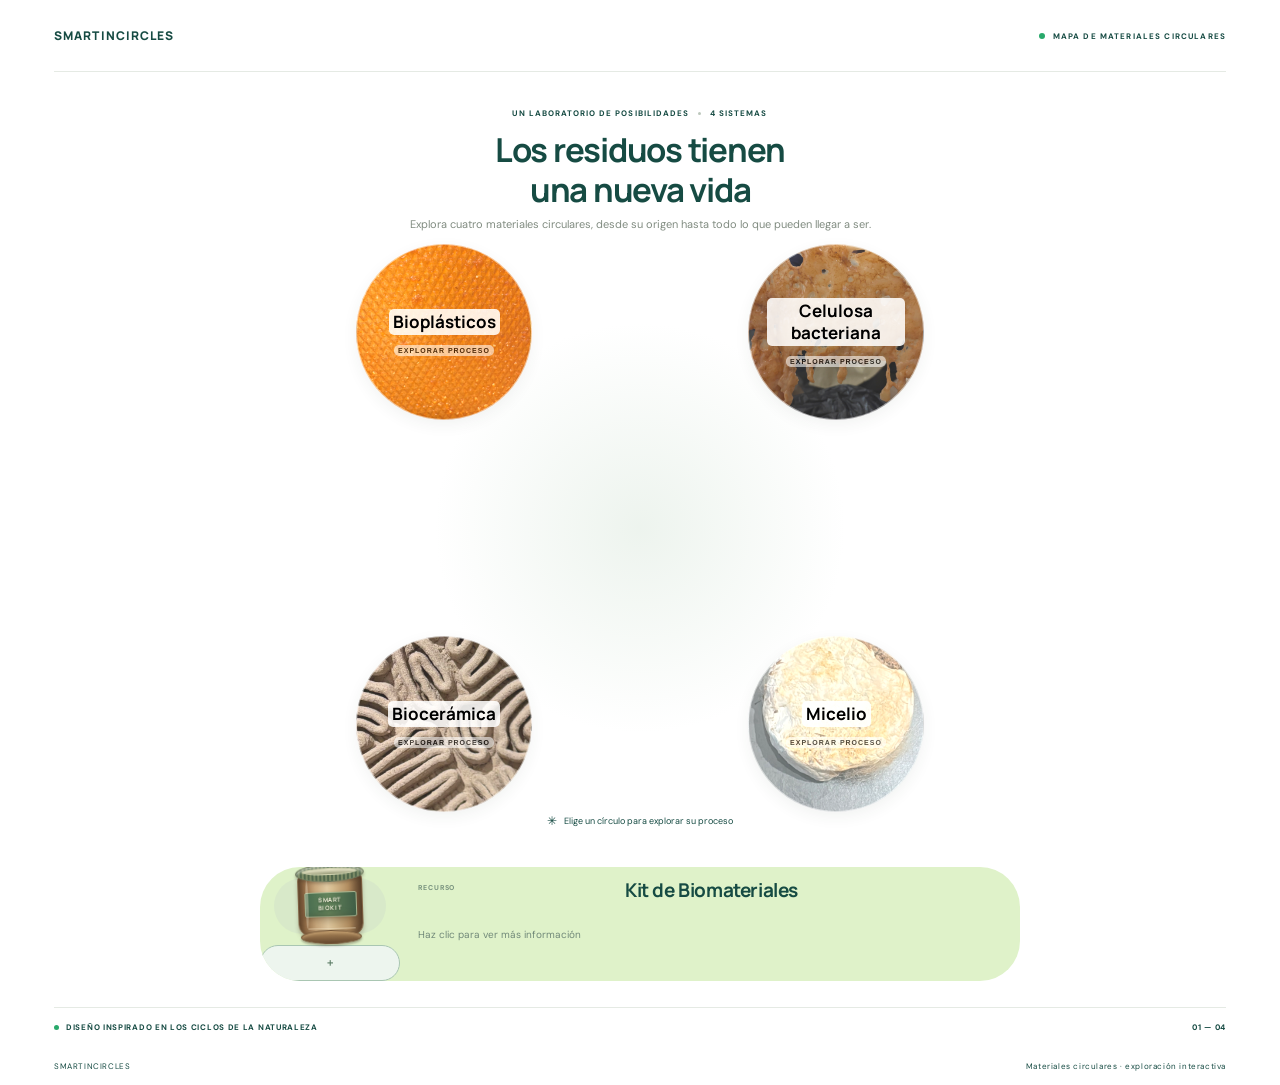
<file: mainvisual.html>
<!doctype html>
<html lang="es">
<head>
  <meta charset="utf-8" />
  <meta name="viewport" content="width=device-width, initial-scale=1" />
  <meta name="theme-color" content="#f5f7f3" />
  <title>SMARTINCIRCLES · Materiales circulares</title>
  <link rel="preconnect" href="https://fonts.googleapis.com" />
  <link rel="preconnect" href="https://fonts.gstatic.com" crossorigin />
  <link href="https://fonts.googleapis.com/css2?family=DM+Sans:wght@400;500;600;700&family=Manrope:wght@400;500;600;700;800&display=swap" rel="stylesheet" />
  <link rel="stylesheet" href="main-visual.css" />
  <link rel="stylesheet" href="kit-card.css" />
</head>
<body>
  <div class="app-shell">
    <header class="topbar">
      <a class="wordmark" href="#inicio" aria-label="SMARTINCIRCLES inicio"><span>SMARTINCIRCLES</span></a>
      <div class="top-context"><span class="status-dot"></span> MAPA DE MATERIALES CIRCULARES</div>
      <button class="top-action" id="homeButton" type="button" hidden>⌂ <span>Todos los círculos</span></button>
    </header>

    <main>
      <section class="view home-view is-active" id="homeView" aria-labelledby="mainTitle">
        <div class="hero-copy"><div class="overline"><span>UN LABORATORIO DE POSIBILIDADES</span><i></i><span>4 SISTEMAS</span></div><h1 id="mainTitle">Los residuos tienen<br />una nueva vida</h1><p>Explora cuatro materiales circulares, desde su origen hasta todo lo que pueden llegar a ser.</p></div>
        <div class="orbit-stage" id="orbitStage" aria-label="Elige un sistema de biomateriales">
          <svg class="orbit-lines" viewBox="0 0 600 600" aria-hidden="true"><circle cx="300" cy="300" r="284" /><circle class="orbit-dash" cx="300" cy="300" r="200" /></svg>
          <div class="orbit-glow"></div>
          <div class="topic-circles" id="topicCircles"></div>
          <div class="orbit-note"><span class="note-spark">✳</span> Elige un círculo para explorar su proceso</div>
        </div>
        <section class="kit-section" aria-label="Kit de Biomateriales">
          <article class="kit-card">
            <button class="kit-toggle" type="button" aria-expanded="false" aria-controls="kitDetails">
              <span class="kit-art" role="img" aria-label="Ilustración de un kit cilíndrico de biomateriales"><span class="kit-can"><span class="kit-can-lid"></span><span class="kit-can-body"><span class="kit-can-label">SMART<br />BIOKIT</span><i></i></span><span class="kit-can-base"></span></span><span class="kit-can-shadow"></span></span>
              <span class="kit-copy"><span class="kit-eyebrow">RECURSO</span><strong>Kit de Biomateriales</strong><span class="kit-prompt">Haz clic para ver más información</span></span>
              <span class="kit-expand-mark" aria-hidden="true">＋</span>
            </button>
            <div class="kit-details" id="kitDetails" hidden>
              <p class="kit-description"><strong>Descripción:</strong> Con este Kit de Biomateriales podrás crear tu propio biomaterial paso a paso.</p>
              <div class="kit-info-grid">
                <div><span>EL KIT INCLUYE:</span><ul><li>Instrucciones de uso</li><li>Polvo de cáscaras de naranja, guisantes o granada</li><li>Glicerina</li><li>Gelatina</li></ul></div>
                <div><span>¿QUÉ NECESITAS EN CASA?</span><ul><li>Una sartén y cocina (o estufa)</li><li>Cucharas para mezclar</li></ul></div>
              </div>
            </div>
          </article>
        </section>
        <div class="home-bottom"><span><i class="bottom-dot"></i> DISEÑO INSPIRADO EN LOS CICLOS DE LA NATURALEZA</span><span>01 — 04</span></div>
      </section>

      <section class="view process-view" id="processView" aria-labelledby="processTitle" hidden>
        <div class="process-heading">
          <button class="back-button" id="backButton" type="button"><span>←</span> Todos los círculos</button>
          <div class="process-kicker" id="processKicker"></div>
          <h1 id="processTitle"></h1>
          <p id="processSubtitle">Un biomaterial que se crea a mezclar y cocinar distintos ingredientes</p>
        </div>
        <div class="process-frame" id="processFrame">
          <div class="process-grid"></div>
          <div class="process-stage" id="processStage">
            <svg class="process-arrows" id="processArrows" aria-hidden="true"></svg>
            <div class="process-nodes" id="processNodes"></div>
          </div>
          <div class="process-tip"><span>✳</span> Haz clic en cada círculo para leer el texto</div>
        </div>
        <div class="process-bottom"><span><i class="bottom-dot"></i> MATERIA · TRANSFORMACIÓN · NUEVOS USOS</span><button id="nextCircle" type="button">Siguiente sistema <span>→</span></button></div>
      </section>
    </main>
    <footer class="site-footer"><span>SMARTINCIRCLES</span><span>Materiales circulares · exploración interactiva</span></footer>
  </div>
  <script src="main-visual.js"></script>
</body>
</html>
</file>
<file: main-visual.css>
:root{--ink:#26332e;--muted:#818d83;--line:#e4e9e3;--paper:#f6f8f4;--green:#388b7e;--font:'DM Sans',sans-serif;--display:'Manrope',sans-serif}*{box-sizing:border-box}body{margin:0;background:var(--paper);color:var(--ink);font-family:var(--font);-webkit-font-smoothing:antialiased}.app-shell{max-width:1512px;min-height:100vh;padding:0 54px;margin:0 auto;display:flex;flex-direction:column}.topbar{height:72px;flex:none;border-bottom:1px solid #e5eae4;display:flex;align-items:center;justify-content:space-between}.wordmark{display:flex;align-items:center;gap:9px;color:#3b5149;text-decoration:none;font:800 12px var(--display);letter-spacing:1.1px}.wordmark img{width:29px;height:29px;object-fit:contain}.top-context{display:flex;align-items:center;gap:8px;color:#929c91;font-size:8px;font-weight:700;letter-spacing:1.15px}.status-dot,.bottom-dot{width:6px;height:6px;border-radius:50%;background:#69a18d;display:inline-block}.top-action{background:#fff;border:1px solid #e1e7df;border-radius:7px;color:#748277;padding:8px 11px;font:600 10px var(--font);cursor:pointer}.top-action span{margin-left:4px}.view{display:none;flex:1;animation:fade-in .28s ease}.view.is-active{display:block}.hero-copy{text-align:center;padding-top:36px}.overline{display:flex;justify-content:center;align-items:center;gap:9px;color:#879488;font-size:8px;font-weight:700;letter-spacing:1.05px}.overline i{width:3px;height:3px;background:#bcc7bc;border-radius:50%}h1{font:700 33px/1.2 var(--display);letter-spacing:-1.25px;color:#26352f;margin:12px 0 8px}.title-spark{font-size:17px;color:#53998b;vertical-align:5px;margin-left:7px}.hero-copy p,.process-heading>p{font-size:11px;color:#818c81;margin:0}.orbit-stage{height:570px;max-width:1080px;margin:6px auto 0;position:relative}.orbit-lines{position:absolute;inset:0;width:100%;height:100%;overflow:visible;pointer-events:none}.orbit-lines ellipse{fill:none;stroke:#cddbd1;stroke-width:1}.orbit-lines .orbit-dash{stroke:#e0e9df;stroke-dasharray:3 7}.orbit-glow{position:absolute;width:420px;height:420px;left:50%;top:50%;transform:translate(-50%,-50%);border-radius:50%;background:radial-gradient(circle,#e4eee5a8 0,transparent 69%);pointer-events:none}.central-logo{position:absolute;left:50%;top:50%;transform:translate(-50%,-50%);width:205px;height:205px;border-radius:50%;background:#fff;border:1px solid #dce6dc;box-shadow:0 9px 33px #2d513a15;display:flex;flex-direction:column;align-items:center;justify-content:center;z-index:2}.central-ring{width:104px;height:104px;border-radius:50%;background:#f5f8f3;display:grid;place-items:center}.central-ring img{width:96px;height:96px;object-fit:contain}.central-logo>span{font:800 9px/1.25 var(--display);letter-spacing:1.5px;text-align:center;color:#48675d;margin-top:3px}.central-logo small{font-size:7px;color:#a0aa9f;letter-spacing:1px;margin-top:6px}.topic-circles{position:absolute;inset:0}.topic-circle{position:absolute;width:150px;height:150px;margin:-75px 0 0 -75px;border-radius:50%;border:1px solid var(--tone-border);background:var(--tone-fill);color:var(--tone-text);box-shadow:0 5px 15px #34463210;display:flex;flex-direction:column;align-items:center;justify-content:center;text-align:center;cursor:pointer;transition:transform .23s,box-shadow .23s,border-color .2s;z-index:3}.topic-circle:hover,.topic-circle:focus-visible{transform:scale(1.07);box-shadow:0 10px 25px #34463222;border-color:var(--tone-text);outline:none}.topic-circle .topic-index{font-size:8px;font-weight:700;letter-spacing:1px;opacity:.63;margin-bottom:9px}.topic-circle .topic-name{font:700 13px/1.35 var(--display);max-width:120px}.topic-circle .topic-open{font-size:7px;letter-spacing:1px;font-weight:700;margin-top:10px;opacity:.65}.topic-circle::after{content:'↗';position:absolute;right:23px;top:20px;font-size:12px;opacity:.48}.topic-circle:nth-child(1){--tone-fill:#eaf2e8;--tone-border:#d4e2d1;--tone-text:#587856}.topic-circle:nth-child(2){--tone-fill:#f5eee1;--tone-border:#e9dec6;--tone-text:#9b7e4d}.topic-circle:nth-child(3){--tone-fill:#e8f0ee;--tone-border:#d0e0dc;--tone-text:#477f77}.topic-circle:nth-child(4){--tone-fill:#f2e9ef;--tone-border:#e6d6e0;--tone-text:#906d87}.orbit-note{position:absolute;bottom:8px;left:50%;transform:translateX(-50%);display:flex;align-items:center;gap:7px;color:#98a196;font-size:9px;white-space:nowrap}.note-spark{color:#87a083;font-size:12px}.home-bottom,.process-bottom{height:40px;border-top:1px solid #e5eae4;display:flex;align-items:center;justify-content:space-between;color:#9aa398;font-size:8px;font-weight:700;letter-spacing:.7px}.home-bottom>span:first-child,.process-bottom>span{display:flex;align-items:center;gap:7px}.home-bottom .bottom-dot,.process-bottom .bottom-dot{width:5px;height:5px}.site-footer{height:38px;display:flex;align-items:center;justify-content:space-between;color:#adb5aa;font-size:8px;letter-spacing:.6px}.process-heading{padding:24px 0 14px;text-align:center;position:relative}.back-button{position:absolute;left:0;top:30px;background:#fff;border:1px solid #e2e8e0;border-radius:7px;color:#738075;padding:8px 10px;font:600 9px var(--font);cursor:pointer}.back-button span{font-size:13px;margin-right:5px}.process-kicker{color:#8e9b8d;font-size:8px;font-weight:700;letter-spacing:1.2px}.process-heading h1{margin:7px 0 5px;font-size:26px}.process-frame{height:min(675px,calc(100vh - 250px));min-height:520px;position:relative;overflow:hidden;border:1px solid #e1e8e0;border-radius:11px;background:#fbfcf9;box-shadow:0 3px 12px #3445320a}.process-grid{position:absolute;inset:0;background-image:radial-gradient(#d9e2d8 .8px,transparent .8px);background-size:20px 20px;opacity:.72}.process-stage{position:absolute;inset:0}.process-arrows{position:absolute;inset:0;width:100%;height:100%;overflow:visible;pointer-events:none}.process-edge{fill:none;stroke:var(--accent,#7ba08d);stroke-width:1.7;opacity:.76}.process-center{position:absolute;left:50%;top:50%;transform:translate(-50%,-50%);width:142px;height:142px;border:1px solid #e0e8df;background:#fbfcf9;border-radius:50%;display:flex;flex-direction:column;align-items:center;justify-content:center;z-index:1;box-shadow:0 3px 14px #3f654510}.process-center img{width:67px;height:67px;object-fit:contain;opacity:.88}.process-center span{font-size:7px;color:#8a9b8b;line-height:1.35;letter-spacing:1px;text-align:center;font-weight:700;margin-top:2px}.process-nodes{position:absolute;inset:0}.process-node{position:absolute;left:0;top:0;width:180px;height:180px;margin:0;padding:18px 15px;border:1px solid var(--tone-border);background:var(--tone-fill);border-radius:50%;color:var(--tone-text);box-shadow:0 5px 18px #34463212;transform:translate(-50%,-50%);display:flex;flex-direction:column;align-items:center;justify-content:center;text-align:center;cursor:pointer;z-index:2;transition:width .25s,height .25s,border-radius .25s,box-shadow .2s,background .2s;overflow:hidden}.process-node:hover{box-shadow:0 9px 23px #34463220}.process-node:focus-visible{outline:2px solid var(--tone-text);outline-offset:4px}.process-node.expanded{width:290px;height:auto;min-height:220px;padding:21px 21px 19px;border-radius:15px;z-index:5;box-shadow:0 13px 32px #30422d28}.step-index{width:24px;height:24px;border:1px solid color-mix(in srgb,var(--tone-text) 25%,transparent);border-radius:50%;display:grid;place-items:center;font-size:8px;font-weight:700;opacity:.78;margin-bottom:9px;flex:none}.step-title{font:700 13px/1.35 var(--display);letter-spacing:-.2px;max-width:145px}.step-hint{font-size:7px;font-weight:700;letter-spacing:.8px;margin-top:11px;opacity:.62}.step-description{display:none;font-size:10px;line-height:1.65;color:#506057;margin:12px 0 0;text-align:left;animation:fade-in .22s ease}.expanded .step-description{display:block}.expanded .step-title{max-width:none;font-size:14px}.expanded .step-hint{display:none}.process-tip{position:absolute;left:15px;bottom:13px;display:flex;align-items:center;gap:7px;color:#97a194;font-size:8px;z-index:6}.process-tip span{color:#82a086;font-size:12px}.process-bottom{margin-top:3px;border:0}.process-bottom button{background:none;border:0;color:#678271;font:600 9px var(--font);cursor:pointer}.process-bottom button span{margin-left:6px}.process-view .process-bottom{height:42px}.home-view .home-bottom{margin-top:0}
@keyframes fade-in{from{opacity:0;transform:translateY(6px)}to{opacity:1;transform:translateY(0)}}
@media(max-width:900px){.app-shell{padding:0 30px}.orbit-stage{height:550px}.topic-circle{width:136px;height:136px;margin:-68px 0 0 -68px}.central-logo{width:190px;height:190px}.central-ring{width:96px;height:96px}.central-ring img{width:88px;height:88px}.process-frame{height:calc(100vh - 255px)}.process-node{width:164px;height:164px}.process-node.expanded{width:274px}}
@media(max-width:620px){.app-shell{padding:0 16px}.topbar{height:60px}.wordmark{font-size:10px;letter-spacing:.7px}.wordmark img{width:25px;height:25px}.top-context{font-size:6px;letter-spacing:.55px}.hero-copy{padding-top:29px}.overline{font-size:7px;gap:6px}h1{font-size:27px}.hero-copy p{max-width:300px;margin:0 auto;font-size:10px;line-height:1.6}.orbit-stage{height:540px;margin-top:5px}.orbit-lines{opacity:.65}.central-logo{width:142px;height:142px}.central-ring{width:75px;height:75px}.central-ring img{width:68px;height:68px}.central-logo>span{font-size:7px}.central-logo small{font-size:6px}.topic-circle{width:104px;height:104px;margin:-52px 0 0 -52px}.topic-circle .topic-index{font-size:7px;margin-bottom:5px}.topic-circle .topic-name{font-size:10px;max-width:82px}.topic-circle .topic-open{font-size:6px;margin-top:6px}.topic-circle::after{right:14px;top:11px;font-size:10px}.orbit-note{font-size:8px;bottom:1px}.home-bottom,.process-bottom{font-size:6px;letter-spacing:.35px}.process-heading{padding:20px 0 13px}.process-heading h1{font-size:22px}.process-heading>p{font-size:9px}.back-button{position:static;display:block;width:max-content;margin:0 auto 13px;padding:7px 9px;font-size:8px}.process-frame{height:calc(100vh - 250px);min-height:480px;max-height:620px}.process-center{width:92px;height:92px}.process-center img{width:45px;height:45px}.process-center span{font-size:5px}.process-node{width:122px;height:122px;padding:10px}.process-node.expanded{width:min(260px,78vw);min-height:190px;padding:18px}.step-index{width:20px;height:20px;font-size:7px;margin-bottom:6px}.step-title{font-size:10px;max-width:97px}.step-hint{font-size:6px;margin-top:7px}.expanded .step-title{font-size:12px}.step-description{font-size:9px;margin-top:9px}.process-tip{left:9px;bottom:9px;font-size:7px}.site-footer{font-size:6px}.process-view .process-bottom{height:35px}}
.process-edge{stroke-width:4;opacity:.95}
.topic-circle .topic-name{font-size:16px;line-height:1.3;max-width:124px}
@media(max-width:620px){.topic-circle .topic-name{font-size:11px;max-width:82px}}
.central-logo{justify-content:center}.central-ring{width:194px;height:194px;background:transparent}.central-ring img{width:194px;height:194px}.central-logo>span{margin-top:-2px}
@media(max-width:620px){.central-ring{width:136px;height:136px}.central-ring img{width:136px;height:136px}.central-logo>span{margin-top:-1px}}
.topic-circle.topic-celulosa{background-image:linear-gradient(rgba(255,255,255,.16),rgba(255,255,255,.16)),url("IMG_7036.jpeg");background-size:cover;background-position:center;color:#fff;border-color:#ffffff80}
.topic-circle.topic-celulosa .topic-name,.topic-circle.topic-celulosa .topic-open{color:#fff}
.topic-circle.topic-bioceramica{background-image:linear-gradient(rgba(255,255,255,.16),rgba(255,255,255,.16)),url("IMG_7370.PNG");background-size:cover;background-position:center;color:#fff;border-color:#ffffff80}
.topic-circle.topic-bioceramica .topic-name,.topic-circle.topic-bioceramica .topic-open{color:#fff}
.orbit-stage{height:582px}.orbit-note{bottom:-10px}
@media(max-width:620px){.orbit-stage{height:552px}.orbit-note{bottom:-10px}}
.topic-circle::after{content:none}
:root{--paper:#cfe7dd}
:root{--paper:#eaf5f3}
:root{--paper:#cfe7dd}
.central-logo{background:#3f9588;border-color:#3f9588;box-shadow:0 9px 33px #24584c30}
.central-ring img{filter:brightness(0) invert(1)}
.wordmark img{filter:brightness(0) invert(1);background:#3f9588;border-radius:50%;padding:4px}
.central-logo{background:var(--paper);border-color:var(--paper);box-shadow:none}
.process-node.step-cellulose-photo{background-image:linear-gradient(rgba(255,255,255,.16),rgba(255,255,255,.16)),url("IMG_7036.jpeg");background-size:cover;background-position:center;color:#fff;border-color:#ffffff80}
.process-node.step-cellulose-photo .step-description{color:#fff}
.process-node.step-cellulose-photo .step-index{border-color:#ffffff80}
.process-node.step-bioceramica-photo{background-image:linear-gradient(rgba(255,255,255,.16),rgba(255,255,255,.16)),url("IMG_7370.PNG");background-size:cover;background-position:center;color:#fff;border-color:#ffffff80}
.process-node.step-bioceramica-photo .step-description{color:#fff}
.process-node.step-bioceramica-photo .step-index{border-color:#ffffff80}
.home-view{position:relative}
.definition-circle{position:absolute;left:clamp(20px,calc(25% - 177px),190px);top:22px;width:194px;height:194px;border:1px solid #b4d5c8;border-radius:50%;background:linear-gradient(145deg,#eef8f1,#cee8dc);color:#416c5c;box-shadow:0 8px 24px #37665418;display:flex;flex-direction:column;align-items:center;justify-content:center;text-align:center;padding:18px;cursor:pointer;z-index:5;font-family:var(--font);transition:width .24s,height .24s,border-radius .24s,box-shadow .2s,background .2s}
.definition-circle:hover,.definition-circle:focus-visible{outline:none;border-color:#83b29e;box-shadow:0 11px 28px #37665425}
.definition-heading{font:700 15px/1.3 var(--display);max-width:132px}
.definition-prompt{font-size:7px;letter-spacing:.8px;font-weight:700;margin-top:10px;opacity:.7}
.definition-prompt i{font-style:normal;font-size:11px;margin-left:4px}
.definition-copy{display:none;font-size:11px;line-height:1.6;text-align:left;color:#486456;margin-top:15px}
.definition-circle.expanded{width:310px;height:auto;min-height:210px;border-radius:18px;align-items:flex-start;text-align:left;padding:23px 24px;box-shadow:0 15px 34px #2e594528}
.definition-circle.expanded .definition-heading{font-size:15px;max-width:none}
.definition-circle.expanded .definition-prompt{display:none}
.definition-circle.expanded .definition-copy{display:block;animation:fade-in .22s ease}
@media(max-width:900px) and (min-width:761px){.definition-circle{left:max(12px,calc(25% - 160px));width:160px;height:160px}}
@media(max-width:760px) and (min-width:621px){.definition-circle{position:relative;left:auto;top:auto;width:156px;height:156px;margin:14px 0 0 14px}.hero-copy{padding-top:18px}}
@media(max-width:620px){.definition-circle{width:136px;height:136px}}
@media(max-width:620px){.definition-circle{position:relative;left:auto;top:auto;width:120px;height:120px;margin:14px 0 0 12px;padding:12px}.definition-heading{font-size:10px;max-width:82px}.definition-prompt{font-size:6px;margin-top:7px}.definition-circle.expanded{width:min(310px,calc(100% - 12px));height:auto;min-height:180px;padding:19px}.definition-circle.expanded .definition-heading{font-size:13px}.definition-circle.expanded .definition-copy{font-size:10px}.hero-copy{padding-top:18px}}

@media(max-width:620px){.definition-circle{width:136px;height:136px}}

.definition-circle.expanded{width:194px;min-height:260px}
@media(max-width:900px) and (min-width:761px){.definition-circle.expanded{width:160px;min-height:280px}}
@media(max-width:760px) and (min-width:621px){.definition-circle.expanded{width:156px;min-height:260px}}
@media(max-width:620px){.definition-circle.expanded{width:136px;min-height:250px}}

.definition-circles{--definition-width:194px;position:absolute;top:22px;left:0;right:0;height:var(--definition-width);pointer-events:none;z-index:5}.definition-circles .definition-circle{position:absolute;top:0;left:clamp(20px,calc(25% - 177px),190px);right:auto;width:var(--definition-width);height:var(--definition-width);margin:0;pointer-events:auto}.definition-circles .biomaterials-circle{left:auto;right:clamp(20px,calc(25% - 177px),190px)}.definition-circles .definition-circle.expanded{width:var(--definition-width);height:auto;min-height:260px;align-self:flex-start}@media(max-width:900px) and (min-width:761px){.definition-circles{--definition-width:160px}.definition-circles .definition-circle{left:max(12px,calc(25% - 160px))}.definition-circles .biomaterials-circle{left:auto;right:max(12px,calc(25% - 160px))}}@media(max-width:760px){.definition-circles{--definition-width:156px;position:relative;top:auto;left:auto;right:auto;height:auto;display:flex;align-items:flex-start;justify-content:space-between;gap:12px;margin:14px 14px 0;pointer-events:auto}.definition-circles .definition-circle,.definition-circles .biomaterials-circle{position:relative;inset:auto;flex:0 0 var(--definition-width);margin:0}}@media(max-width:620px){.definition-circles{--definition-width:min(136px,calc((100vw - 68px)/2));margin:14px 12px 0}.definition-circles .definition-circle.expanded{min-height:250px}}

.topic-circle.topic-bioplasticos{background-image:linear-gradient(rgba(255,255,255,.16),rgba(255,255,255,.16)),url("99b52502-6261-4660-8e7a-dcbaded3a29c.JPG");background-size:cover;background-position:center;color:#fff;border-color:#ffffff80}.topic-circle.topic-bioplasticos .topic-name,.topic-circle.topic-bioplasticos .topic-open{color:#fff}

.process-node.step-bioplasticos-photo{background-image:linear-gradient(rgba(255,255,255,.16),rgba(255,255,255,.16)),url("99b52502-6261-4660-8e7a-dcbaded3a29c.JPG");background-size:cover;background-position:center;color:#fff;border-color:#ffffff80}.process-node.step-bioplasticos-photo .step-description{color:#fff}.process-node.step-bioplasticos-photo .step-index{border-color:#ffffff80}

.topic-circle.topic-micelio{background-image:linear-gradient(rgba(255,255,255,.16),rgba(255,255,255,.16)),url("cab42831-64a5-49fd-b8fe-6950addcb47a.JPG");background-size:cover;background-position:center;color:#fff;border-color:#ffffff80}.topic-circle.topic-micelio .topic-name,.topic-circle.topic-micelio .topic-open{color:#fff}.process-node.step-micelio-photo{background-image:linear-gradient(rgba(255,255,255,.16),rgba(255,255,255,.16)),url("cab42831-64a5-49fd-b8fe-6950addcb47a.JPG");background-size:cover;background-position:center;color:#fff;border-color:#ffffff80}.process-node.step-micelio-photo .step-description{color:#fff}.process-node.step-micelio-photo .step-index{border-color:#ffffff80}

.orbit-lines ellipse{stroke:#89ab9a;stroke-width:1.5}.orbit-lines .orbit-dash{stroke:#a9c5b7;stroke-dasharray:3 6}.topic-circle{width:176px;height:176px;margin:-88px 0 0 -88px}.topic-circle .topic-name{font-size:17px;max-width:138px}@media(max-width:900px){.topic-circle{width:160px;height:160px;margin:-80px 0 0 -80px}}@media(max-width:620px){.topic-circle{width:112px;height:112px;margin:-56px 0 0 -56px}.topic-circle .topic-name{font-size:12px;max-width:90px}}

.process-node.step-eggshells-photo{background-image:linear-gradient(rgba(255,255,255,.16),rgba(255,255,255,.16)),url("Eggshells.jpeg");background-size:cover;background-position:center;color:#fff;border-color:#ffffff80}.process-node.step-eggshells-photo .step-description{color:#fff}.process-node.step-eggshells-photo .step-index{border-color:#ffffff80}

.process-node.step-rice-photo{background-image:linear-gradient(rgba(255,255,255,.16),rgba(255,255,255,.16)),url("rice grains.jpeg");background-size:cover;background-position:center;color:#fff;border-color:#ffffff80}.process-node.step-rice-photo .step-description{color:#fff}.process-node.step-rice-photo .step-index{border-color:#ffffff80}
.process-node.step-cascara-photo{background-image:linear-gradient(rgba(255,255,255,.16),rgba(255,255,255,.16)),url("IMG_0322.JPEG");background-size:cover;background-position:center;color:#fff;border-color:#ffffff80}
.process-node.step-biopolymers-photo{background-image:linear-gradient(rgba(255,255,255,.16),rgba(255,255,255,.16)),url("biopolymers new.avif");background-size:cover;background-position:center;color:#fff;border-color:#ffffff80}
.process-node.step-biopolymers-photo .step-description{color:#fff}
.process-node.step-biopolymers-photo .step-index{border-color:#ffffff80}.process-node.step-cascara-photo .step-description{color:#fff}.process-node.step-cascara-photo .step-index{border-color:#ffffff80}
.process-node.step-mascaras-photo{background-image:linear-gradient(rgba(255,255,255,.16),rgba(255,255,255,.16)),url("IMG_9438.JPEG");background-size:cover;background-position:center;color:#fff;border-color:#ffffff80}.process-node.step-mascaras-photo .step-description{color:#fff}.process-node.step-mascaras-photo .step-index{border-color:#ffffff80}
.hero-copy .palette-subtitle{font-size:16px;font-weight:600;color:#536c5c;margin-top:3px}
.hero-copy .universe-subtitle{font-size:11px;color:#738579;margin-top:6px}
@media(max-width:620px){.hero-copy .palette-subtitle{font-size:14px}.hero-copy .universe-subtitle{font-size:9px;margin-top:5px}}

/* Cultivated materials note beside the orbit diagram */
.cultivated-note{position:absolute;left:82%;top:50%;transform:translateY(-50%);width:190px;display:flex;flex-direction:column;align-items:center;gap:6px;color:#476253;text-align:center;z-index:2}
.cultivated-note strong{font:700 15px/1.25 var(--display);letter-spacing:-.3px}
.cultivated-note>span{font-size:10px;color:#7b8d7e;line-height:1.45}
.connected-leaves{width:58px;height:44px;overflow:visible;margin-bottom:4px}
.leaf-stem,.leaf-vein{fill:none;stroke:#668f70;stroke-width:1.6;stroke-linecap:round;stroke-linejoin:round}
.leaf-vein{stroke:#91ad86;stroke-width:1}
.leaf-shape{fill:#91b486;stroke:#668f70;stroke-width:1.2;stroke-linejoin:round}
.leaf-two{fill:#b4c995}
@keyframes leaf-sway{0%,100%{transform:rotate(-2deg)}50%{transform:rotate(3deg)}}
@media(max-width:620px){.cultivated-note{left:50%;top:auto;bottom:26px;transform:translateX(-50%);width:auto;align-items:center;gap:3px;text-align:center}.cultivated-note strong{font-size:11px}.cultivated-note>span{font-size:8px}.connected-leaves{width:36px;height:27px;margin-bottom:1px}.orbit-stage{height:590px}.orbit-note{bottom:1px}}

/* Cooked materials note, mirrored across the orbit from cultivated materials */
.cooked-note{position:absolute;left:0;top:50%;transform:translateY(-50%);width:190px;display:flex;flex-direction:column;align-items:center;gap:6px;color:#476253;text-align:center;z-index:2}
.cooked-note strong{font:700 15px/1.25 var(--display);letter-spacing:-.3px}
.cooked-note>span{font-size:10px;color:#7b8d7e;line-height:1.45}
.steaming-bowl{width:58px;height:44px;overflow:visible;margin-bottom:4px}
.steam{fill:none;stroke:#84a38d;stroke-width:2;stroke-linecap:round}
.bowl-rim,.bowl-base{fill:none;stroke:#668f70;stroke-width:2;stroke-linecap:round;stroke-linejoin:round}
.bowl-body{fill:#bfd0b4;stroke:#668f70;stroke-width:1.7;stroke-linejoin:round}
@keyframes steam-rise{0%{opacity:0;stroke-dashoffset:15;transform:translateY(5px)}35%{opacity:.9}100%{opacity:0;stroke-dashoffset:0;transform:translateY(-4px)}}
@media(max-width:620px){.cooked-note{left:50%;top:auto;bottom:94px;transform:translateX(-50%);width:auto;gap:3px}.cooked-note strong{font-size:11px}.cooked-note>span{font-size:8px}.steaming-bowl{width:36px;height:27px;margin-bottom:1px}}

/* Four-part center mark on the main materials overview */
.home-view .central-logo{width:300px;height:300px;background:transparent;border:0;box-shadow:none;display:block;border-radius:0}
.home-view .central-ring{position:absolute;left:50%;top:50%;transform:translate(-50%,-50%);width:58px;height:58px;border-radius:50%;background:transparent}
.home-view .central-ring img{width:58px;height:58px;object-fit:contain}
.core-symbol{position:absolute;width:78px;display:flex;flex-direction:column;align-items:center;gap:3px;color:#557866;text-align:center}
.core-symbol svg{width:34px;height:34px;fill:none;stroke:currentColor;stroke-width:2;stroke-linecap:round;stroke-linejoin:round}
.core-symbol span{font:600 9px/1.2 var(--font);color:#647a6b;white-space:nowrap}
.core-top{left:50%;top:3px;transform:translateX(-50%)}
.core-right{right:-1px;top:50%;transform:translateY(-50%)}
.core-bottom{left:50%;bottom:3px;transform:translateX(-50%)}
.core-left{left:-1px;top:50%;transform:translateY(-50%)}
@media(max-width:620px){.home-view .central-logo{width:220px;height:220px}.home-view .central-ring,.home-view .central-ring img{width:46px;height:46px}.core-symbol{width:64px;gap:2px}.core-symbol svg{width:27px;height:27px}.core-symbol span{font-size:7px}.core-top{top:0}.core-right{right:-3px}.core-bottom{bottom:0}.core-left{left:-3px}}

/* Compact, unified center badge */
.home-view .central-logo{width:250px;height:250px;border-radius:50%;background:#e8f1e5;border:1px solid #d4e3d1;box-shadow:0 6px 18px #496d4d12}
.home-view .central-ring img{filter:none}
.core-top{top:12px}
.core-right{right:5px}
.core-bottom{bottom:12px}
.core-left{left:5px}
@media(max-width:620px){.home-view .central-logo{width:190px;height:190px}.home-view .central-ring,.home-view .central-ring img{width:42px;height:42px}.core-top{top:6px}.core-right{right:1px}.core-bottom{bottom:6px}.core-left{left:1px}}

.hero-wordmark{display:flex;align-items:center;justify-content:center;gap:8px;margin:14px auto 0;color:#3b5149;font:800 11px/1 var(--display);letter-spacing:1.2px}
.hero-wordmark img{width:27px;height:27px;object-fit:contain}
.hero-wordmark+h1{margin-top:8px}
@media(max-width:620px){.hero-wordmark{gap:6px;margin-top:11px;font-size:9px}.hero-wordmark img{width:22px;height:22px}}
.cooked-note>span,.cultivated-note>span{font-size:12px}
@media(max-width:620px){.cooked-note>span,.cultivated-note>span{font-size:9px}}
.hero-copy .palette-subtitle{font-size:20px}
.hero-copy .universe-subtitle{font-size:15px}
@media(max-width:620px){.hero-copy .palette-subtitle{font-size:17px}.hero-copy .universe-subtitle{font-size:12px}}

.celulosa-process-brand{display:flex;align-items:center;justify-content:center;gap:8px;margin:0 auto 8px;color:#3b5149;font:800 11px/1 var(--display);letter-spacing:1.2px}
.celulosa-process-brand img{width:27px;height:27px;object-fit:contain}
.celulosa-process-type{display:flex;align-items:center;justify-content:center;gap:7px;margin:0 auto 4px;color:#647a6b;font:600 11px/1.25 var(--font)}
.celulosa-process-type .steaming-bowl{width:33px;height:25px;margin:0}
.process-heading.is-celulosa .celulosa-process-type{margin-bottom:0}
.process-heading.is-micelio .celulosa-process-type{margin-bottom:0}
.process-heading.is-bioplasticos .celulosa-process-type{margin-bottom:0}
.process-heading.is-bioceramica .celulosa-process-type{margin-bottom:0}
.process-heading.is-celulosa #processTitle{margin-top:1px}

.process-frame.is-celulosa-flow{height:800px;min-height:800px;max-height:none}
.process-frame.is-celulosa-flow .process-edge{stroke-dasharray:2 7;stroke-linecap:round;opacity:.9}
.process-frame.is-celulosa-flow .process-tip{display:none}
@media(max-width:620px){.process-frame.is-celulosa-flow .process-node{width:106px;height:106px;padding:8px}.process-frame.is-celulosa-flow .process-node.expanded{width:min(260px,78vw);height:auto;min-height:190px;padding:18px}}
.process-frame.is-celulosa-flow .step-index{display:none}

.celulosa-side-notes{position:absolute;inset:0;z-index:2;pointer-events:none}
.celulosa-side-notes[hidden]{display:none}
.flow-note-group{position:absolute;top:calc(26% - 38px);width:clamp(125px,18%,190px);display:flex;flex-direction:column;gap:13px;color:#617c69}
.flow-note-left{left:0}.flow-note-right{right:0}
.flow-note-row{display:flex;align-items:center;gap:7px;min-height:31px;font:600 10px/1.25 var(--font)}
.flow-note-icon{width:25px;height:25px;flex:none;fill:none;stroke:#668c70;stroke-width:1.8;stroke-linecap:round;stroke-linejoin:round;overflow:visible}
.resources-icon{animation:none}
.book-page{fill:#dce9d7;transform-origin:17px 22px;animation:page-open 3.6s ease-in-out infinite alternate}
.pin-icon{animation:pin-bob 2s ease-in-out infinite}
.people-icon{animation:people-breathe 3s ease-in-out infinite alternate}
@keyframes resource-turn{to{transform:rotate(360deg)}}
@keyframes page-open{from{transform:rotateY(0)}to{transform:rotateY(-22deg)}}
@keyframes pin-bob{0%,100%{transform:translateY(0)}50%{transform:translateY(-2px)}}
@keyframes people-breathe{from{transform:translateY(0)}to{transform:translateY(-1.5px)}}
@media(max-width:900px){.flow-note-group{top:27%;width:48%;gap:6px}.flow-note-left{left:0}.flow-note-right{right:0}.flow-note-row{font-size:9px;gap:5px}.flow-note-icon{width:22px;height:22px}}
@media(max-width:620px){.process-frame.is-celulosa-flow .process-node{width:106px;height:106px;padding:8px}.process-frame.is-celulosa-flow .process-node.expanded{width:min(260px,78vw);height:auto;min-height:190px;padding:18px}.flow-note-group{top:27%;width:49%;gap:7px}.flow-note-row{align-items:flex-start;font-size:8px;line-height:1.25}.flow-note-icon{width:18px;height:18px}}

@media(min-width:901px){
  .flow-note-group{width:clamp(118px,14%,170px)}
  .flow-note-left{left:calc(23% - 102px - clamp(118px,14%,170px))}
  .flow-note-right{right:calc(23% - 102px - clamp(118px,14%,170px))}
  .flow-note-row{font-size:12px}
}
@media(min-width:901px) and (max-width:1200px){
  .flow-note-group{width:120px}
  .flow-note-left{left:calc(23% - 102px - 120px)}
  .flow-note-right{right:calc(23% - 102px - 120px)}
  .flow-note-row{font-size:11px}
}
@media(max-width:900px){.flow-note-row{font-size:11px;line-height:1.3}}
@media(max-width:620px){.flow-note-row{font-size:9px;line-height:1.25}}
@media(min-width:901px) and (max-width:1000px){.flow-note-group{width:90px}.flow-note-left{left:calc(23% - 102px - 90px)}.flow-note-right{right:calc(23% - 102px - 90px)}.flow-note-row{font-size:9px;gap:4px}.flow-note-icon{width:18px;height:18px}}
@media(min-width:1101px){.flow-note-left{left:calc(27% - 102px - clamp(118px,14%,170px))}.flow-note-right{right:calc(27% - 102px - clamp(118px,14%,170px))}}

.process-frame.is-celulosa-flow .celulosa-input-node.expanded{width:220px;height:220px;min-height:220px}
@media(max-width:620px){.process-frame.is-celulosa-flow .celulosa-input-node.expanded{width:min(220px,78vw);height:220px;min-height:220px}}

/* Process descriptions appear in separate speech bubbles above each circle. */
.process-node.expanded{width:unset;height:unset;min-height:unset;padding:18px 15px;border-radius:50%;z-index:3;box-shadow:0 5px 18px #34463212}
.process-node.is-selected{box-shadow:0 8px 22px #34463225;border-color:var(--tone-text)}
.step-bubble{position:absolute;z-index:10;left:50%;transform:translate(-50%,-100%);width:290px;max-width:min(290px,calc(100% - 16px));padding:13px 15px;border:1px solid color-mix(in srgb,var(--tone-text) 38%,white);border-radius:13px;background:#fff;color:#506057;box-shadow:0 8px 24px #30422d20;text-align:left;pointer-events:none}
.step-bubble[hidden]{display:none}
.step-bubble::after{content:"";position:absolute;left:50%;bottom:-7px;width:13px;height:13px;transform:translateX(-50%) rotate(45deg);background:#fff;border-right:1px solid color-mix(in srgb,var(--tone-text) 38%,white);border-bottom:1px solid color-mix(in srgb,var(--tone-text) 38%,white)}
.step-bubble .step-description{display:block;margin:0;color:#506057;font-size:12px;line-height:1.55;text-align:left;animation:fade-in .18s ease}
.step-bubble .bubble-title{display:block;font:700 13px var(--display);color:var(--ink);margin:0 0 6px;letter-spacing:.4px;text-transform:uppercase}
.process-frame.has-open-bubble:not(.is-celulosa-flow){height:900px;min-height:900px;max-height:none}
.process-frame.is-celulosa-flow .flow-note-group{top:calc(32% - 38px)}
@media(max-width:900px){
  .process-frame.has-open-bubble:not(.is-celulosa-flow){height:900px;min-height:900px;max-height:none}
  .process-frame.is-celulosa-flow{height:950px;min-height:950px;max-height:none}
  .process-frame.is-celulosa-flow .flow-note-group{top:42%}
}
@media(max-width:620px){.step-bubble{width:280px;padding:11px 12px}.step-bubble .step-description{font-size:11px;line-height:1.5}}

/* Shared page palette: white surfaces and dark teal interface text */
:root{--paper:#fff;--ink:#164b43;--muted:#164b43;--green:#164b43}
body{background:#fff;color:#164b43}
.process-frame,.process-center{background:#fff}
.hero-copy,.hero-copy *,.topbar,.topbar *,.home-bottom,.home-bottom *,.orbit-note,.orbit-note *,.site-footer,.site-footer *, .process-heading,.process-heading *,.process-bottom,.process-bottom *,.process-tip,.process-tip *,.cultivated-note,.cultivated-note *,.cooked-note,.cooked-note *,.flow-note-group,.flow-note-group *{color:#164b43}
.kit-copy,.kit-copy *,.kit-details,.kit-details *,.step-bubble,.step-bubble *{color:#164b43}
.process-heading.is-celulosa{padding-top:42px;padding-bottom:2px}
.process-heading.is-celulosa .back-button{top:44px}
.process-frame.is-celulosa-flow .process-grid{display:none}

.process-frame.is-micelio-flow{height:800px;min-height:800px;max-height:none}
.process-frame.is-micelio-flow .process-edge{stroke-dasharray:2 7;stroke-linecap:round;opacity:.9}
.process-frame.is-micelio-flow .is-inoculation-node{width:116px;height:116px;background:#e8f2df;border:1px solid #b9d4a9;color:#4c7548;box-shadow:0 6px 18px #385b331a}
.process-frame.is-micelio-flow .is-inoculation-node .step-title{max-width:86px;font-size:11px;line-height:1.25}
@media(max-width:900px){.process-frame.is-micelio-flow{height:900px;min-height:900px;max-height:none}.process-frame.is-micelio-flow .is-inoculation-node{width:102px;height:102px}}
@media(max-width:620px){.process-frame.is-micelio-flow .is-inoculation-node{width:86px;height:86px}.process-frame.is-micelio-flow .is-inoculation-node .step-title{max-width:70px;font-size:9px}}

.process-heading.is-micelio{padding-top:42px;padding-bottom:2px}
.process-heading.is-micelio .back-button{top:44px}
.process-heading.is-micelio #processTitle{margin-top:1px}
.process-heading.is-micelio .celulosa-process-type{margin-bottom:0}
.process-frame.is-micelio-flow .flow-note-group{top:calc(25% - 38px)}
.process-frame.is-micelio-flow .flow-note-left{left:calc(25% - 102px - clamp(118px,14%,170px))}
.process-frame.is-micelio-flow .flow-note-right{right:calc(25% - 102px - clamp(118px,14%,170px))}
@media(min-width:901px) and (max-width:1200px){.process-frame.is-micelio-flow .flow-note-left{left:calc(25% - 102px - 120px)}.process-frame.is-micelio-flow .flow-note-right{right:calc(25% - 102px - 120px)}}
@media(min-width:901px) and (max-width:1000px){.process-frame.is-micelio-flow .flow-note-left{left:calc(25% - 102px - 90px)}.process-frame.is-micelio-flow .flow-note-right{right:calc(25% - 102px - 90px)}}
@media(max-width:900px){.process-frame.is-micelio-flow .flow-note-group{top:42%}}
@media(max-width:620px){.process-frame.is-micelio-flow .process-node:not(.is-inoculation-node){width:110px;height:110px}}

.process-frame.is-micelio-flow .flow-note-group{top:calc(30% - 38px)}
.process-frame.is-micelio-flow .flow-note-left{left:calc(var(--micelio-input-side,25%) - 102px - clamp(118px,14%,170px))}
.process-frame.is-micelio-flow .flow-note-right{right:calc(var(--micelio-input-side,25%) - 102px - clamp(118px,14%,170px))}
.process-frame.is-bioplasticos-flow .flow-note-group{top:calc(32% - 38px)}
.process-frame.is-bioplasticos-flow .flow-note-left{left:0}
.process-frame.is-bioplasticos-flow .flow-note-right{right:0}
.process-frame.is-bioceramica-flow .flow-note-group{top:calc(40% - 38px)}
.process-frame.is-bioceramica-flow .flow-note-left{left:0}
.process-frame.is-bioceramica-flow .flow-note-right{right:0}
@media(min-width:901px) and (max-width:1200px){.process-frame.is-micelio-flow .flow-note-left{left:calc(var(--micelio-input-side,25%) - 102px - 120px)}.process-frame.is-micelio-flow .flow-note-right{right:calc(var(--micelio-input-side,25%) - 102px - 120px)}}
@media(min-width:901px) and (max-width:1000px){.process-frame.is-micelio-flow .flow-note-left{left:calc(var(--micelio-input-side,25%) - 102px - 90px)}.process-frame.is-micelio-flow .flow-note-right{right:calc(var(--micelio-input-side,25%) - 102px - 90px)}}
@media(max-width:900px){.process-frame.is-micelio-flow .flow-note-group{top:42%}}
@media(max-width:620px){.process-frame.is-micelio-flow .process-node:not(.is-inoculation-node){width:98px;height:98px}.process-frame.is-micelio-flow .is-inoculation-node{width:72px;height:72px}.process-frame.is-micelio-flow .is-inoculation-node .step-title{max-width:60px;font-size:8px}}

.process-frame{border:0;border-radius:0;box-shadow:none;background:transparent}
.process-frame .process-grid{display:none}

.process-frame.is-celulosa-flow .is-fermentation-node{width:116px;height:116px;background:#e8f2df;border:1px solid #b9d4a9;color:#4c7548;box-shadow:0 6px 18px #385b331a}
.process-frame.is-celulosa-flow .is-fermentation-node .step-title{max-width:86px;font-size:11px;line-height:1.25}
@media(max-width:900px){.process-frame.is-celulosa-flow .is-fermentation-node{width:102px;height:102px}}
@media(max-width:620px){.process-frame.is-celulosa-flow .is-fermentation-node{width:72px;height:72px}.process-frame.is-celulosa-flow .is-fermentation-node .step-title{max-width:60px;font-size:8px}}
.process-node.step-biomascaras-photo{background-image:linear-gradient(rgba(255,255,255,.16),rgba(255,255,255,.16)),url("IMG_9438.JPEG");background-size:cover;background-position:center;color:#fff;border-color:#ffffff80}
.process-node.step-tea-photo{background-image:linear-gradient(rgba(255,255,255,.16),rgba(255,255,255,.16)),url("Commodity-tea-leaves-VacQPack.webp");background-size:cover;background-position:center;color:#fff;border-color:#ffffff80}
.process-node.step-bacteria-photo{background-image:linear-gradient(rgba(255,255,255,.16),rgba(255,255,255,.16)),url("Bacterias y levaduras.jpg");background-size:cover;background-position:center;color:#fff;border-color:#ffffff80}
.process-node.step-hongos-photo{background-image:linear-gradient(rgba(255,255,255,.16),rgba(255,255,255,.16)),url("hongos.jpg");background-size:cover;background-position:center;color:#fff;border-color:#ffffff80}

.orbit-lines circle{fill:none;stroke:#89ab9a;stroke-width:1.5}
.orbit-lines circle.orbit-dash{stroke:#a9c5b7;stroke-dasharray:3 6}
@media(max-width:620px){.home-view .central-logo{width:146px;height:146px}.topic-circle{width:100px;height:100px;margin:-50px 0 0 -50px}}

.process-frame.is-bioceramica-flow{height:800px;min-height:800px;max-height:none}
.process-frame.is-bioceramica-flow .process-edge{stroke-dasharray:2 7;stroke-linecap:round;opacity:.9}
.process-frame.is-bioceramica-flow .is-cooking-node{width:116px;height:116px;background:#e8f2df;border:1px solid #b9d4a9;color:#4c7548;box-shadow:0 6px 18px #385b331a}
.process-frame.is-bioceramica-flow .is-cooking-node .step-title{max-width:86px;font-size:11px;line-height:1.25}
@media(max-width:900px){.process-frame.is-bioceramica-flow{height:900px;min-height:900px;max-height:none}.process-frame.is-bioceramica-flow .process-node:not(.is-cooking-node){width:144px;height:144px}.process-frame.is-bioceramica-flow .is-cooking-node{width:102px;height:102px}}
@media(max-width:620px){.process-frame.is-bioceramica-flow .process-node:not(.is-cooking-node){width:96px;height:96px;padding:8px}.process-frame.is-bioceramica-flow .is-cooking-node{width:72px;height:72px}.process-frame.is-bioceramica-flow .is-cooking-node .step-title{max-width:60px;font-size:8px}}
.process-frame.is-bioceramica-flow .process-arrows{z-index:3}
.process-frame.is-bioplasticos-flow{height:800px;min-height:800px;max-height:none}
.process-frame.is-bioplasticos-flow .process-edge{stroke-dasharray:2 7;stroke-linecap:round;opacity:.9}
.process-frame.is-bioplasticos-flow .process-tip{display:none}
.process-frame.is-bioplasticos-flow .is-mixing-node{width:116px;height:116px;background:#e8f2df;border:1px solid #b9d4a9;color:#4c7548;box-shadow:0 6px 18px #385b331a}
.process-frame.is-bioplasticos-flow .is-mixing-node .step-title{max-width:86px;font-size:11px;line-height:1.25}
.process-node.step-manton-photo{background-image:linear-gradient(rgba(255,255,255,.16),rgba(255,255,255,.16)),url("IMG_8275.JPEG");background-size:cover;background-position:center;color:#fff;border-color:#ffffff80}
.process-node.step-manton-photo .step-description{color:#fff}
.process-node.step-manton-photo .step-index{border-color:#ffffff80}
.process-node.step-baldosas-photo{background-image:linear-gradient(rgba(255,255,255,.16),rgba(255,255,255,.16)),url("Baldosas.jpg");background-size:cover;background-position:center;color:#fff;border-color:#ffffff80}
.process-node.step-baldosas-photo .step-description{color:#fff}
.process-node.step-baldosas-photo .step-index{border-color:#ffffff80}
@media(max-width:620px){.process-frame.is-bioplasticos-flow .process-node{width:106px;height:106px;padding:8px}.process-frame.is-bioplasticos-flow .process-node.expanded{width:min(260px,78vw);height:auto;min-height:190px;padding:18px}}
.process-frame.is-bioplasticos-flow .step-index{display:none}

/* Bioplásticos: four branches follow the reference diagram. */
.process-frame.is-bioplasticos-flow .process-edge{stroke:#b5d829;stroke-width:2;stroke-dasharray:2 6}
.process-frame.is-bioplasticos-flow .bioplastic-output-node{width:clamp(90px,14vw,160px);height:clamp(90px,14vw,160px)}
.process-frame.is-bioplasticos-flow .step-biokit-node{background:#e8f2df;border-color:#d7e8c9;color:#164b43}
.process-frame.is-bioplasticos-flow .flow-note-group{top:calc(20% - 38px)}
@media(max-width:620px){
  .process-frame.is-bioplasticos-flow .bioplastic-output-node{width:min(21vw,90px);height:min(21vw,90px);padding:5px}
  .process-frame.is-bioplasticos-flow .bioplastic-output-node .step-title{font-size:clamp(8px,2.2vw,10px)}
  .process-frame.is-bioplasticos-flow .flow-note-group{top:30%}
}

/* Steaming pot in the bioplastics mixing step. */
.mixing-pot{display:block;width:40px;height:37px;flex:none;margin-bottom:2px;color:#4c7548}
.mixing-pot svg{display:block;width:100%;height:100%;stroke:currentColor;stroke-width:2;stroke-linecap:round;stroke-linejoin:round}
.mixing-pot .pot-steam{animation:mixing-steam 2s ease-in-out infinite}
.mixing-pot .pot-steam-two{animation-delay:.3s}
.mixing-pot .pot-steam-three{animation-delay:.6s}
@keyframes mixing-steam{0%,100%{opacity:.4;transform:translateY(2px)}50%{opacity:1;transform:translateY(-2px)}}
.process-frame.is-bioplasticos-flow .is-mixing-node .step-hint{margin-top:3px}
@media(max-width:620px){.mixing-pot{width:32px;height:29px;margin-bottom:1px}}
@media(prefers-reduced-motion:reduce){.mixing-pot .pot-steam{animation:none}}

/* Celulosa bacteriana follows the compact, dotted reference diagram. */
.process-frame.is-celulosa-flow{height:700px;min-height:700px;max-height:none}
.process-frame.is-celulosa-flow .process-edge{stroke:#b5d829;stroke-width:2;stroke-dasharray:2 6;stroke-linecap:round}
.process-frame.is-celulosa-flow .flow-note-group{top:calc(25% - 38px)}
.fermentation-icon{display:block;width:34px;height:34px;flex:none;margin-bottom:3px;color:#4c7548}
.fermentation-icon svg{width:100%;height:100%;stroke:currentColor;stroke-width:1.8;stroke-linecap:round;stroke-linejoin:round}
.process-frame.is-celulosa-flow .is-fermentation-node .step-hint{margin-top:3px}
@media(max-width:620px){
  .process-frame.is-celulosa-flow{height:650px;min-height:650px}
  .process-frame.is-celulosa-flow .flow-note-group{top:35%}
  .fermentation-icon{width:25px;height:25px;margin-bottom:1px}
}

/* Celulosa heading from the reference: brand, cultivated label, title, subtitle. */
.celulosa-process-type .cultivated-icon{display:none}
.process-heading.is-celulosa .celulosa-process-brand{margin-bottom:14px;letter-spacing:.2px;color:#164b43}
.process-heading.is-celulosa .celulosa-process-type{gap:7px;color:#164b43;font:800 11px/1.2 var(--display);text-transform:uppercase}
.process-heading.is-celulosa .celulosa-process-type .steaming-bowl{display:none}
.process-heading.is-celulosa .cultivated-icon{display:block;width:25px;height:25px;fill:#d9f5a4;stroke:#598b39;stroke-width:1.5;stroke-linecap:round;stroke-linejoin:round}
.process-heading.is-celulosa #processTitle{margin:4px 0 4px;font-size:36px;line-height:1.08;letter-spacing:-1px;color:#164b43}
.process-heading.is-celulosa #processSubtitle{font-size:12px;font-weight:600;color:#164b43}
@media(max-width:620px){.process-heading.is-celulosa #processTitle{font-size:27px}.process-heading.is-celulosa #processSubtitle{font-size:10px;padding:0 12px}}

/* Consistent headings across all material processes. */
.process-heading .celulosa-process-brand{margin-bottom:14px;letter-spacing:.2px;color:#164b43}
.process-heading .celulosa-process-type{gap:7px;color:#164b43;font:800 11px/1.2 var(--display);text-transform:uppercase}
.process-heading.is-micelio .celulosa-process-type .steaming-bowl{display:none}
.process-heading.is-micelio .cultivated-icon{display:block;width:25px;height:25px;fill:#d9f5a4;stroke:#598b39;stroke-width:1.5;stroke-linecap:round;stroke-linejoin:round}
.process-heading #processTitle{margin:4px 0;font-size:36px;line-height:1.08;letter-spacing:-1px;color:#164b43}
.process-heading #processSubtitle{font-size:12px;font-weight:600;color:#164b43}
@media(max-width:620px){.process-heading #processTitle{font-size:27px}.process-heading #processSubtitle{font-size:10px;padding:0 12px}}

/* Micelio reference: two inputs, inoculation, and a larger material circle. */
.process-frame.is-micelio-flow{height:650px;min-height:650px;max-height:none}
.process-frame.is-micelio-flow .process-edge{stroke:#b5d829;stroke-width:2;stroke-dasharray:2 6;stroke-linecap:round}
.process-frame.is-micelio-flow .step-index,.process-frame.is-micelio-flow .process-tip{display:none}
.process-frame.is-micelio-flow .is-inoculation-node .step-hint{margin-top:3px}
.process-frame.is-micelio-flow .step-micelio-photo{width:210px;height:210px}
.process-frame.is-micelio-flow .flow-note-group{top:calc(28% - 38px)}
@media(max-width:900px){.process-frame.is-micelio-flow .step-micelio-photo{width:180px;height:180px}}
@media(max-width:620px){
  .process-frame.is-micelio-flow{height:600px;min-height:600px}
  .process-frame.is-micelio-flow .step-micelio-photo{width:125px;height:125px}
  .process-frame.is-micelio-flow .flow-note-group{top:40%}
}
.process-frame.is-bioceramica-flow .process-edge{stroke:#b5d829;stroke-width:2;stroke-dasharray:2 6;stroke-linecap:round}
.process-frame.is-bioceramica-flow .step-index,.process-frame.is-bioceramica-flow .process-tip{display:none}
.process-frame.is-bioceramica-flow .flow-note-group{top:calc(20% - 38px)}
.process-frame.is-bioceramica-flow .is-cooking-node .step-hint{margin-top:3px}
@media(max-width:620px){.process-frame.is-bioceramica-flow .flow-note-group{top:31%}}
.process-frame.is-bioceramica-flow .flow-note-row span{white-space:pre-line}
.process-frame.is-bioceramica-flow .flow-note-right .flow-note-row:nth-child(2){align-items:flex-start}
.process-frame.is-bioceramica-flow .flow-note-left{left:5%}
.process-frame.is-bioceramica-flow .flow-note-right{right:5%}
@media(max-width:620px){
  .process-frame.is-bioceramica-flow .flow-note-left{left:2%}
  .process-frame.is-bioceramica-flow .flow-note-right{right:2%}
}
.home-view .orbit-lines circle{stroke:#b5d829;stroke-width:2;stroke-dasharray:2 6;stroke-linecap:round}

/* Brighter greens and richer material photography throughout the visualization. */
.home-view .orbit-lines circle,.process-frame .process-edge{stroke:#8cce12}
.process-frame.is-celulosa-flow .is-fermentation-node,
.process-frame.is-micelio-flow .is-inoculation-node,
.process-frame.is-bioceramica-flow .is-cooking-node,
.process-frame.is-bioplasticos-flow .is-mixing-node,
.process-frame.is-bioplasticos-flow .step-biokit-node{background:#d8f2bd;border-color:#91c96f;color:#245f34}
.cultivated-icon{fill:#c5f27a}
.flow-note-icon{stroke:#23865b}
.status-dot,.bottom-dot{background:#29a96b}
.topic-circle[class*="topic-"],.process-node[class*="-photo"]{filter:saturate(1.3) contrast(1.04)}
.process-frame.is-celulosa-flow .process-edge,.process-frame.is-micelio-flow .process-edge,.process-frame.is-bioceramica-flow .process-edge,.process-frame.is-bioplasticos-flow .process-edge{stroke:#8cce12}
/* Stronger blue-green accents for Biocerámica. */
.topic-circle.topic-bioceramica,.process-frame.is-bioceramica-flow .process-node{--tone-border:#00a6a4;--tone-text:#006b70}
.process-frame.is-bioceramica-flow .flow-note-icon{stroke:#008d92}
/* Bold, vivid dotted connections throughout the diagrams. */
.home-view .orbit-lines circle,
.process-frame.is-celulosa-flow .process-edge,
.process-frame.is-micelio-flow .process-edge,
.process-frame.is-bioceramica-flow .process-edge,
.process-frame.is-bioplasticos-flow .process-edge{stroke:#70bd00;stroke-width:3;stroke-dasharray:2 7;stroke-linecap:round;opacity:1}
.process-node.step-accesorios-photo{background-image:linear-gradient(rgba(255,255,255,.16),rgba(255,255,255,.16)),url("eeae20c6-b57c-4458-af43-23173f82157b.JPG");background-size:cover;background-position:center;color:#fff;border-color:#ffffff80}
.process-node.step-totems-photo{background-image:linear-gradient(rgba(255,255,255,.16),rgba(255,255,255,.16)),url("IMG_6390.jpg");background-size:cover;background-position:center;color:#fff;border-color:#ffffff80}
.process-node.step-gafas-photo{background-image:linear-gradient(rgba(255,255,255,.16),rgba(255,255,255,.16)),url("Gafas.jpg");background-size:cover;background-position:center;color:#fff;border-color:#ffffff80}
.process-node.step-lamparas-photo{background-image:linear-gradient(rgba(255,255,255,.16),rgba(255,255,255,.16)),url("Lámparas colgantes de luz ámbar.png");background-size:cover;background-position:center;color:#fff;border-color:#ffffff80}
/* Black process labels on brighter photographs. */
.process-frame .process-node .step-title,.process-frame .process-node .step-hint,.process-frame .process-node .step-index{color:#000}
.process-frame .process-node[class*="-photo"] .step-title,.process-frame .process-node[class*="-photo"] .step-hint{background:rgba(255,255,255,.84);border-radius:5px;padding:2px 4px}
.home-view .orbit-lines circle{stroke:url(#orbit-colors)}
.home-view .cooked-note strong{color:#ed700b}
.home-view .cooked-note .steam,.home-view .cooked-note .bowl-rim,.home-view .cooked-note .bowl-base{stroke:#ed700b}
.home-view .cooked-note .bowl-body{fill:#ffcf98;stroke:#ed700b}
.core-species{left:50%;top:50%;transform:translate(-50%,-50%)}
.core-species svg{animation:paw-breathe 2.8s ease-in-out infinite}
@keyframes paw-breathe{0%,100%{transform:scale(1)}50%{transform:scale(1.08)}}
@media(max-width:620px){.home-view .central-logo .core-symbol{width:50px;gap:1px}.home-view .central-logo .core-symbol svg{width:21px;height:21px}.home-view .central-logo .core-symbol span{font-size:6px}}
@media(prefers-reduced-motion:reduce){.core-species svg{animation:none}}
.process-heading.is-bioplasticos .steaming-bowl .steam,.process-heading.is-bioplasticos .steaming-bowl .bowl-rim,.process-heading.is-bioplasticos .steaming-bowl .bowl-base,.process-heading.is-bioceramica .steaming-bowl .steam,.process-heading.is-bioceramica .steaming-bowl .bowl-rim,.process-heading.is-bioceramica .steaming-bowl .bowl-base{stroke:#ed700b}
.process-heading.is-bioplasticos .steaming-bowl .bowl-body,.process-heading.is-bioceramica .steaming-bowl .bowl-body{fill:#ffcf98;stroke:#ed700b}
.process-frame.is-bioplasticos-flow .mixing-pot,.process-frame.is-bioceramica-flow .mixing-pot{color:#ed700b}
.process-heading.is-bioplasticos .celulosa-process-type span,.process-heading.is-bioceramica .celulosa-process-type span{color:#ed700b}
.process-frame.is-bioplasticos-flow .is-mixing-node,.process-frame.is-bioceramica-flow .is-cooking-node{background:#ffe0b8;border-color:#f28b29;box-shadow:0 6px 18px #d46a1726}
/* Arrange the five center symbols evenly around the badge. */
.home-view .central-logo .core-symbol{left:auto;right:auto;top:auto;bottom:auto;transform:translate(-50%,-50%)}
.home-view .central-logo .core-top{left:50%;top:15%}
.home-view .central-logo .core-right{left:83%;top:39%}
.home-view .central-logo .core-bottom{left:70%;top:79%}
.home-view .central-logo .core-left{left:30%;top:79%}
.home-view .central-logo .core-species{left:17%;top:39%}
@media(max-width:620px){
 .home-view .central-logo .core-symbol{width:48px}
 .home-view .central-logo .core-top{top:16%}
 .home-view .central-logo .core-right{left:82%}
 .home-view .central-logo .core-species{left:18%}
}
.step-bubble.has-photo{display:grid;grid-template-columns:95px minmax(0,1fr);gap:12px;width:390px;max-width:calc(100% - 18px);align-items:start}
.step-bubble.has-photo[hidden]{display:none}
.step-bubble .bubble-photo{width:95px;min-height:110px;align-self:stretch;border-radius:9px;background-position:center;background-size:cover;background-repeat:no-repeat}
@media(max-width:620px){.step-bubble.has-photo{grid-template-columns:70px minmax(0,1fr);gap:9px}.step-bubble .bubble-photo{width:70px;min-height:85px}}
.process-heading.is-celulosa .celulosa-process-type span,.process-heading.is-micelio .celulosa-process-type span{color:#579b16}
.home-view .cultivated-note strong{color:#579b16}
.process-frame.is-bioplasticos-flow .flow-note-right .flow-note-row:nth-child(2){align-items:flex-start}
.process-frame.is-bioplasticos-flow .flow-note-right small{display:block;margin-top:4px;font-size:.8em;line-height:1.35;font-weight:600}
.home-view .topic-circle .topic-name,.home-view .topic-circle .topic-open{color:#000;background:rgba(255,255,255,.84);border-radius:5px;padding:2px 4px}
.home-view .topic-circle .topic-index,.home-view .topic-circle::after{color:#000}
.process-frame .process-node:not([class*="-photo"]){border-color:transparent}
</file>
<file: kit-card.css>
.kit-section {
  width: min(680px, 100%);
  margin: 8px auto 26px;
}

.kit-card {
  border: 1px solid #a9cdbb;
  border-radius: 13px;
  background: #eaf4ed;
  box-shadow: 0 7px 22px #315a4310;
  overflow: hidden;
  transition: box-shadow .2s, border-color .2s;
}

.kit-card:hover {
  border-color: #83b39b;
  box-shadow: 0 10px 28px #315a4318;
}

.kit-art {
  position: relative;
  height: 112px;
  border: 1px solid #c1d8c7;
  border-radius: 8px;
  background: radial-gradient(ellipse at 50% 38%, #ffffff 0, #e5eee4 58%, #d1e1d5 100%);
  overflow: hidden;
  display: block;
  perspective: 450px;
}

.kit-can {
  position: absolute;
  left: 50%;
  top: 46%;
  width: 74px;
  height: 84px;
  transform: translate(-50%, -50%) rotateY(-10deg) rotateZ(-2deg);
  transform-style: preserve-3d;
}

.kit-can-lid {
  position: absolute;
  left: 2px;
  top: 2px;
  width: 70px;
  height: 18px;
  border: 1px solid #6e785d;
  border-radius: 50%;
  background: repeating-linear-gradient(90deg, #53694d 0 2px, #7c8b66 2px 4px), linear-gradient(180deg, #c7c5a3, #697c5e);
  box-shadow: inset 0 2px 3px #f3f7e9a0, 0 2px 3px #453a2850;
  z-index: 2;
}

.kit-can-lid::after {
  content: "";
  position: absolute;
  inset: 3px 6px 6px;
  border: 1px solid #d2d4b1;
  border-radius: 50%;
  background: linear-gradient(180deg, #d4d2b5, #9a9d7a);
  box-shadow: inset 0 2px 3px #f5f2d590;
}

.kit-can-body {
  position: absolute;
  left: 4px;
  top: 11px;
  width: 66px;
  height: 63px;
  border: 1px solid #806344;
  border-radius: 7px 7px 12px 12px;
  background: linear-gradient(90deg, #684b31 0%, #98714b 10%, #c8a77c 27%, #e0c9a1 46%, #d7bd90 55%, #b28d60 80%, #674a32 100%);
  box-shadow: inset 5px 0 8px #47301d30, inset -6px 0 9px #44301e65, 0 3px 4px #45331e45;
  display: grid;
  place-items: center;
}

.kit-can-body::before {
  content: "";
  position: absolute;
  top: 5px;
  bottom: 7px;
  left: 7px;
  width: 3px;
  border-radius: 50%;
  background: #fff2d55c;
  filter: blur(.4px);
}

.kit-can-label {
  width: 53px;
  padding: 4px 1px;
  border: 1px solid #a7b590;
  border-radius: 2px;
  background: linear-gradient(90deg, #476c4f, #64845c 46%, #405e46);
  color: #f7f3df;
  font: 700 6px/1.25 var(--display);
  letter-spacing: .55px;
  text-align: center;
  text-shadow: 0 1px 2px #273923a0;
  box-shadow: 0 1px 3px #49372250;
}

.kit-can-body i {
  position: absolute;
  left: 9px;
  bottom: 6px;
  width: 48px;
  height: 1px;
  background: #f0dfbf90;
}

.kit-can-base {
  position: absolute;
  left: 6px;
  bottom: 2px;
  width: 62px;
  height: 14px;
  border: 1px solid #745638;
  border-radius: 50%;
  background: linear-gradient(180deg, #b08a5c, #65482e);
  box-shadow: inset 0 2px 3px #e0bd8b70, 0 2px 2px #3d2c1e50;
  z-index: 1;
}

.kit-can-shadow {
  position: absolute;
  left: 50%;
  bottom: 12px;
  width: 56px;
  height: 8px;
  border-radius: 50%;
  background: #46392445;
  filter: blur(3px);
  transform: translateX(-50%);
}

.kit-toggle {
  width: 100%;
  min-height: 144px;
  padding: 15px;
  display: grid;
  grid-template-columns: 156px minmax(0, 1fr) 32px;
  align-items: center;
  gap: 19px;
  border: 0;
  background: transparent;
  color: #365d4b;
  font-family: var(--font);
  text-align: left;
  cursor: pointer;
}

.kit-photo-space {
  height: 112px;
  border: 1px dashed #8daf99;
  border-radius: 8px;
  background: #dcebe0;
  display: flex;
  flex-direction: column;
  align-items: center;
  justify-content: center;
  gap: 7px;
  color: #7c9c85;
}

.kit-photo-space svg {
  width: 25px;
  height: 25px;
  fill: none;
  stroke: currentColor;
  stroke-width: 1.4;
  stroke-linecap: round;
  stroke-linejoin: round;
}

.kit-photo-space span,
.kit-eyebrow,
.kit-details>span {
  font-size: 7px;
  font-weight: 700;
  letter-spacing: .9px;
}

.kit-copy {
  display: flex;
  flex-direction: column;
  align-items: flex-start;
}

.kit-eyebrow {
  color: #78927e;
}

.kit-copy > strong {
  font: 700 19px/1.3 var(--display);
  letter-spacing: -.4px;
  margin-top: 7px;
}

.kit-prompt {
  color: #718979;
  font-size: 10px;
  margin-top: 7px;
}

.kit-expand-mark {
  width: 28px;
  height: 28px;
  border: 1px solid #a9c6b2;
  border-radius: 50%;
  display: grid;
  place-items: center;
  font-size: 16px;
  color: #587962;
}

.kit-details {
  padding: 14px 20px 18px 190px;
  border-top: 1px solid #c9dfd0;
  color: #567361;
  animation: fade-in .22s ease;
}

.kit-details[hidden] {
  display: none;
}

.kit-details>span {
  color: #78927e;
}

.kit-details p {
  font-size: 10px;
  line-height: 1.6;
  margin: 6px 0 0;
}

.kit-details .kit-description {
  color: #365d4b;
  font: 600 12px/1.55 var(--display);
  margin: 0 0 13px;
}

.kit-info-grid {
  display: grid;
  grid-template-columns: 1.15fr .85fr;
  gap: 20px;
}

.kit-info-grid>div>span {
  font-size: 7px;
  font-weight: 700;
  letter-spacing: .9px;
  color: #78927e;
}

.kit-info-grid ul {
  padding-left: 14px;
  margin: 6px 0 0;
  color: #567361;
  font-size: 9px;
  line-height: 1.65;
}

@media (max-width: 620px) {
  .kit-section {
    margin-top: 4px;
    margin-bottom: 18px;
  }

  .kit-toggle {
    min-height: 112px;
    padding: 10px;
    grid-template-columns: 96px minmax(0, 1fr) 26px;
    gap: 10px;
  }

  .kit-photo-space {
    height: 82px;
  }

  .kit-art {
    height: 82px;
  }

  .kit-can {
    transform: translate(-50%, -50%) scale(.78);
  }

  .kit-photo-space span {
    font-size: 6px;
  }

  .kit-copy > strong {
    font-size: 14px;
  }

  .kit-prompt {
    font-size: 8px;
    line-height: 1.4;
  }

  .kit-expand-mark {
    width: 24px;
    height: 24px;
  }

  .kit-details {
    padding: 12px 14px 16px;
  }

  .kit-info-grid {
    grid-template-columns: 1fr;
    gap: 11px;
  }

  .kit-details .kit-description {
    font-size: 11px;
  }
}

@media (prefers-reduced-motion: reduce) {
  .kit-can,
  .kit-can-shadow {
    animation: none;
  }
}

.kit-tagline{max-width:480px;margin-top:5px;color:#77887a;font-size:11px;line-height:1.5}
.kit-tagline strong{font-size:inherit;font-weight:700}
@media(max-width:620px){.kit-tagline{font-size:9px;line-height:1.45}}

.kit-toggle{grid-template-columns:156px minmax(0,1fr) auto}
.kit-expand-mark{width:auto;height:auto;min-height:36px;padding:0 15px;border-radius:999px;display:flex;align-items:center;justify-content:center;font-size:10px;font-weight:700;white-space:nowrap;background:#edf5ee}
.kit-price{margin:0 0 8px;color:#365d4b;font:700 20px/1.2 var(--display)}
@media(max-width:620px){.kit-toggle{grid-template-columns:96px minmax(0,1fr)}.kit-expand-mark{grid-column:2;justify-self:start;min-height:30px;margin-top:2px;padding:0 12px;font-size:9px}.kit-price{font-size:18px}}
.kit-details{padding:16px 20px;text-align:center}
.kit-details .kit-price{margin:0;font-size:22px;line-height:1.3}
@media(max-width:620px){.kit-details{padding:13px}.kit-details .kit-price{font-size:19px}}
.kit-toggle:not(button){cursor:default}

/* Match the Bioplásticos project row on the home page. */
.kit-section{width:min(1000px,100%)}
.kit-card,.kit-card:hover{border:0;border-radius:40px;background:#e8f2df;box-shadow:none}
.kit-toggle{min-height:56px;padding:0;grid-template-columns:140px 1fr;gap:0;color:#164b43}
.kit-art{display:grid;place-items:center;justify-self:center;width:112px;height:56px;border:0;border-radius:28px;background:#d8e9c9;overflow:visible}
.kit-copy{display:grid;grid-template-columns:minmax(130px,.8fr) 1.4fr;align-items:center;gap:18px;padding:4px 64px 4px 18px}
.kit-heading{display:flex;flex-direction:column}
.kit-heading .kit-eyebrow{font-size:8px;color:#577355;letter-spacing:1.1px}
.kit-heading strong{font:700 15px/1.2 var(--display);color:#164b43}
.kit-tagline{max-width:none;margin:0;padding-left:18px;border-left:1px solid #a9c39c;color:#164b43;font-size:10px;line-height:1.45}
@media(max-width:620px){
  .kit-card,.kit-card:hover{border-radius:24px}
  .kit-toggle{min-height:48px;grid-template-columns:90px 1fr}
  .kit-art{width:72px;height:48px}
  .kit-copy{display:flex;flex-direction:column;align-items:flex-start;gap:2px;padding:4px 8px}
  .kit-heading strong{font-size:13px}
  .kit-tagline{padding:0;border:0;font-size:9px}
}

/* Give the home-page Biokit card more space and prominence. */
.kit-section{width:min(760px,100%);margin-top:48px}
.kit-heading .kit-eyebrow{font-size:10px}
.kit-heading strong{font-size:18px}
.kit-tagline{font-size:13px;line-height:1.5}
@media(max-width:620px){
  .kit-section{margin-top:36px}
  .kit-heading .kit-eyebrow{font-size:9px}
  .kit-heading strong{font-size:15px}
  .kit-tagline{font-size:11px}
}
.kit-card,.kit-card:hover{background:#dff2c9}
</file>
